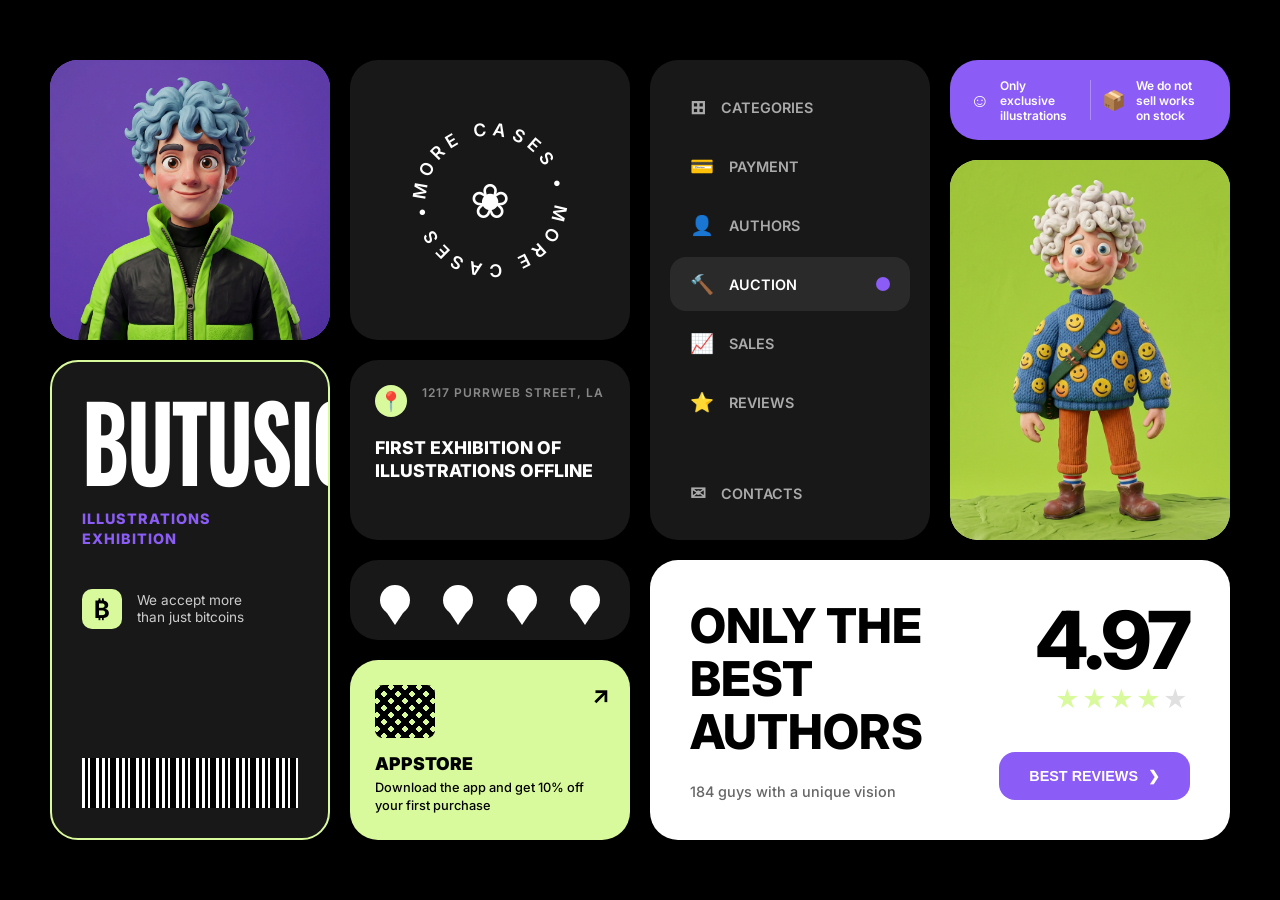
<file: A4_assignment/index.html>
<!DOCTYPE html>
<html lang="en">
<head>
  <meta charset="UTF-8">
  <meta name="viewport" content="width=device-width, initial-scale=1.0">
  <title>Bento Box Dashboard</title>
  <style>
    @import url('https://fonts.googleapis.com/css2?family=Inter:wght@400;600;800;900&family=Oswald:wght@700&display=swap');

    /* base styles */
    * { box-sizing: border-box; margin: 0; padding: 0; }
    
    body {
      background: #000;
      color: #fff;
      font-family: 'Inter', sans-serif;
      padding: 40px;
      min-height: 100vh;
      display: flex;
      justify-content: center;
      align-items: center;
    }

    /* utils */
    .flex-center {
      display: flex;
      justify-content: center;
      align-items: center;
    }

    /* main grid layout */
    .bento-grid {
      display: grid;
      grid-template-columns: repeat(4, 280px);
      grid-template-rows: repeat(8, 80px);
      gap: 20px;
      width: 100%;
      max-width: 1180px;
    }

    .card {
      background: #181818;
      border-radius: 28px;
      padding: 24px;
      position: relative;
      overflow: hidden;
      display: flex;
      flex-direction: column;
    }

    /* first column */
    .avatar-1 {
      grid-column: 1;
      grid-row: 1 / 4;
      background: #8B5CF6;
      padding: 0;
      align-items: flex-end;
    }
    .avatar-1 img {
      width: 100%;
      height: 100%;
      object-fit: cover;
      object-position: bottom;
    }

    .butusic-card {
      grid-column: 1;
      grid-row: 4 / 9;
      border: 2px solid #D9F99D;
      padding: 30px;
    }
    .butusic-title {
      font-family: 'Oswald', sans-serif;
      font-size: 5rem;
      font-weight: 700;
      line-height: 0.9;
      letter-spacing: -2px;
      text-transform: uppercase;
      transform: scaleY(1.3);
      transform-origin: top left;
      margin-bottom: 25px;
    }
    .butusic-subtitle {
      color: #8B5CF6;
      font-weight: 800;
      font-size: 0.9rem;
      line-height: 1.4;
      letter-spacing: 1px;
      text-transform: uppercase;
      margin-top: 20px;
    }
    .payment-info {
      display: flex;
      align-items: center;
      gap: 15px;
      margin-top: 40px;
    }
    .bitcoin-icon {
      background: #D9F99D;
      color: #000;
      width: 40px;
      height: 40px;
      border-radius: 10px;
      font-weight: bold;
      font-size: 1.5rem;
    }
    .payment-text {
      font-size: 0.85rem;
      color: #ccc;
      line-height: 1.3;
      max-width: 120px;
    }
    .barcode {
      position: absolute;
      bottom: 30px; left: 30px; right: 30px;
      height: 50px;
      background: repeating-linear-gradient(to right, #fff, #fff 3px, #000 3px, #000 6px, #fff 6px, #fff 8px, #000 8px, #000 14px, #fff 14px, #fff 17px, #000 17px, #000 20px);
    }

    /* second column */
    .circle-card {
      grid-column: 2;
      grid-row: 1 / 4;
    }
    .circle-text-wrapper {
      position: relative;
      width: 160px;
      height: 160px;
    }
    .flower-icon {
      font-size: 3rem;
      color: #fff;
    }
    .rotating-text {
      position: absolute;
      width: 100%; height: 100%;
      animation: rotate 10s linear infinite;
    }
    .rotating-text svg { width: 100%; height: 100%; }
    @keyframes rotate {
      100% { transform: rotate(360deg); }
    }

    .address-card {
      grid-column: 2;
      grid-row: 4 / 6;
      padding: 25px;
    }
    .address-header {
      display: flex;
      gap: 15px;
      align-items: flex-start;
    }
    .map-pin {
      display: inline-flex;
      background: #D9F99D;
      color: #000;
      width: 32px; height: 32px;
      border-radius: 50%;
      font-size: 1.2rem;
      margin-bottom: 20px;
    }
    .address-street {
      font-size: 0.75rem;
      color: #888;
      letter-spacing: 1px;
      margin-bottom: 15px;
      text-transform: uppercase;
      font-weight: 600;
    }
    .address-title {
      font-size: 1.1rem;
      font-weight: 800;
      line-height: 1.3;
      text-transform: uppercase;
    }

    .medals-card {
      grid-column: 2;
      grid-row: 6 / 7;
      flex-direction: row;
      justify-content: space-between;
      align-items: center;
      padding: 0 30px;
    }
    .medal {
      width: 30px; height: 30px;
      background: #fff;
      border-radius: 50%;
      position: relative;
    }
    .medal::after {
      content: '';
      position: absolute;
      top: 25px; left: 50%;
      transform: translateX(-50%);
      border-left: 10px solid transparent;
      border-right: 10px solid transparent;
      border-top: 15px solid #fff;
    }

    .appstore-card {
      grid-column: 2;
      grid-row: 7 / 9;
      background: #D9F99D;
      color: #000;
      padding: 25px;
    }
    .qr-placeholder {
      width: 60px; height: 60px;
      background: repeating-linear-gradient(45deg, #000 0, #000 5px, transparent 5px, transparent 10px),
                  repeating-linear-gradient(-45deg, #000 0, #000 5px, transparent 5px, transparent 10px);
      margin-bottom: 15px;
      border-radius: 8px;
    }
    .appstore-title {
      font-weight: 900;
      font-size: 1.1rem;
      margin-bottom: 5px;
    }
    .appstore-subtext {
      font-size: 0.8rem;
      line-height: 1.4;
      font-weight: 500;
    }
    .appstore-card .arrow {
      position: absolute;
      top: 20px; right: 20px;
      font-size: 1.5rem;
      font-weight: bold;
    }

    /* third column */
    .nav-card {
      grid-column: 3;
      grid-row: 1 / 6;
      gap: 5px;
      padding: 20px;
    }
    .nav-item {
      padding: 15px 20px;
      border-radius: 16px;
      font-weight: 600;
      color: #aaa;
      display: flex;
      align-items: center;
      gap: 15px;
      cursor: pointer;
      font-size: 0.9rem;
      transition: all 0.2s ease;
    }
    .nav-item:hover { color: #fff; }
    .nav-icon { font-size: 1.2rem; }
    .nav-item.active {
      background: #2a2a2a;
      color: #fff;
      position: relative;
    }
    .nav-item.active::after {
      content: '';
      position: absolute;
      right: 20px; top: 50%;
      transform: translateY(-50%);
      width: 14px; height: 14px;
      background: #8B5CF6;
      border-radius: 50%;
    }
    .mt-auto { margin-top: auto; }

    /* remaining cards */
    .banner-card {
      grid-column: 4;
      grid-row: 1 / 2;
      background: #8B5CF6;
      flex-direction: row;
      justify-content: space-between;
      align-items: center;
      font-size: 0.75rem;
      font-weight: 600;
      padding: 0 20px;
      gap: 10px;
    }
    .banner-card .divider {
      width: 1px; height: 40px;
      background: rgba(255,255,255,0.3);
    }
    .banner-section {
      display: flex;
      align-items: center;
      gap: 10px;
      width: 45%;
    }
    .banner-icon { font-size: 1.2rem; }

    .avatar-2 {
      grid-column: 4;
      grid-row: 2 / 6;
      background: #D9F99D;
      padding: 0;
      align-items: flex-end;
    }
    .avatar-2 img {
      width: 100%; height: 100%;
      object-fit: cover;
      object-position: bottom;
    }

    .authors-card {
      grid-column: 3 / 5;
      grid-row: 6 / 9;
      background: #fff;
      color: #000;
      flex-direction: row;
      justify-content: space-between;
      align-items: center;
      padding: 40px;
    }
    .authors-left {
      display: flex;
      flex-direction: column;
      justify-content: space-between;
      height: 100%;
    }
    .authors-left h2 {
      font-size: 3rem;
      font-weight: 800;
      line-height: 1.1;
      max-width: 300px;
      text-transform: uppercase;
    }
    .authors-left p {
      color: #666;
      font-size: 0.9rem;
      font-weight: 500;
    }
    .authors-right {
      display: flex;
      flex-direction: column;
      align-items: flex-end;
      justify-content: space-between;
      height: 100%;
    }
    .rating-container { text-align: right; }
    .rating {
      font-size: 5rem;
      font-weight: 800;
      line-height: 1;
      letter-spacing: -2px;
    }
    .stars {
      color: #D9F99D;
      font-size: 1.5rem;
      margin-top: 5px;
      letter-spacing: 2px;
    }
    .stars .grey-star { color: #e0e0e0; }

    .btn-purple {
      background: #8B5CF6;
      color: #fff;
      padding: 16px 30px;
      border-radius: 16px;
      border: none;
      font-weight: 700;
      font-size: 0.9rem;
      cursor: pointer;
      display: flex;
      align-items: center;
      gap: 10px;
      transition: opacity 0.2s;
    }
    .btn-purple:hover { opacity: 0.9; }
  </style>
</head>
<body>

  <div class="bento-grid">
    
    <div class="card avatar-1 flex-center">
      <img src="avatar1.png" alt="Avatar 1">
    </div>
    
    <div class="card butusic-card">
      <div class="butusic-title">BUTUSIC</div>
      <div class="butusic-subtitle">Illustrations<br>Exhibition</div>
      
      <div class="payment-info">
        <div class="bitcoin-icon flex-center">₿</div>
        <div class="payment-text">We accept more than just bitcoins</div>
      </div>

      <div class="barcode"></div>
    </div>

    <div class="card circle-card flex-center">
      <div class="circle-text-wrapper flex-center">
        <div class="flower-icon">❀</div>
        <div class="rotating-text">
          <svg viewBox="0 0 100 100">
            <path d="M 50, 50 m -40, 0 a 40,40 0 1,1 80,0 a 40,40 0 1,1 -80,0" id="circle-path" fill="none" />
            <text font-size="11" font-weight="600" fill="#fff" letter-spacing="3.5">
              <textPath href="#circle-path">MORE CASES • MORE CASES • MORE CASES • </textPath>
            </text>
          </svg>
        </div>
      </div>
    </div>
    
    <div class="card address-card">
      <div class="address-header">
        <div class="map-pin flex-center">📍</div>
        <div>
          <div class="address-street">1217 PURRWEB STREET, LA</div>
        </div>
      </div>
      <div class="address-title">FIRST EXHIBITION OF ILLUSTRATIONS OFFLINE</div>
    </div>
    
    <div class="card medals-card">
      <div class="medal"></div>
      <div class="medal"></div>
      <div class="medal"></div>
      <div class="medal"></div>
    </div>
    
    <div class="card appstore-card">
      <div class="arrow">↗</div>
      <div class="qr-placeholder"></div>
      <div class="appstore-title">APPSTORE</div>
      <div class="appstore-subtext">Download the app and get 10% off your first purchase</div>
    </div>

    <div class="card nav-card">
      <div class="nav-item">
        <span class="nav-icon">⊞</span> CATEGORIES
      </div>
      <div class="nav-item">
        <span class="nav-icon">💳</span> PAYMENT
      </div>
      <div class="nav-item">
        <span class="nav-icon">👤</span> AUTHORS
      </div>
      <div class="nav-item active">
        <span class="nav-icon">🔨</span> AUCTION
      </div>
      <div class="nav-item">
        <span class="nav-icon">📈</span> SALES
      </div>
      <div class="nav-item">
        <span class="nav-icon">⭐</span> REVIEWS
      </div>
      <div class="nav-item mt-auto">
        <span class="nav-icon">✉</span> CONTACTS
      </div>
    </div>

    <div class="card banner-card">
      <div class="banner-section">
        <span class="banner-icon">☺</span>
        <span>Only exclusive illustrations</span>
      </div>
      <div class="divider"></div>
      <div class="banner-section">
        <span class="banner-icon">📦</span>
        <span>We do not sell works on stock</span>
      </div>
    </div>
    
    <div class="card avatar-2 flex-center">
      <img src="avatar2.png" alt="Avatar 2">
    </div>

    <div class="card authors-card">
      <div class="authors-left">
        <h2>ONLY THE BEST AUTHORS</h2>
        <p>184 guys with a unique vision</p>
      </div>
      <div class="authors-right">
        <div class="rating-container">
          <div class="rating">4.97</div>
          <div class="stars">★★★★<span class="grey-star">★</span></div>
        </div>
        <button class="btn-purple">BEST REVIEWS <span>❯</span></button>
      </div>
    </div>

  </div>

</body>
</html>
</file>
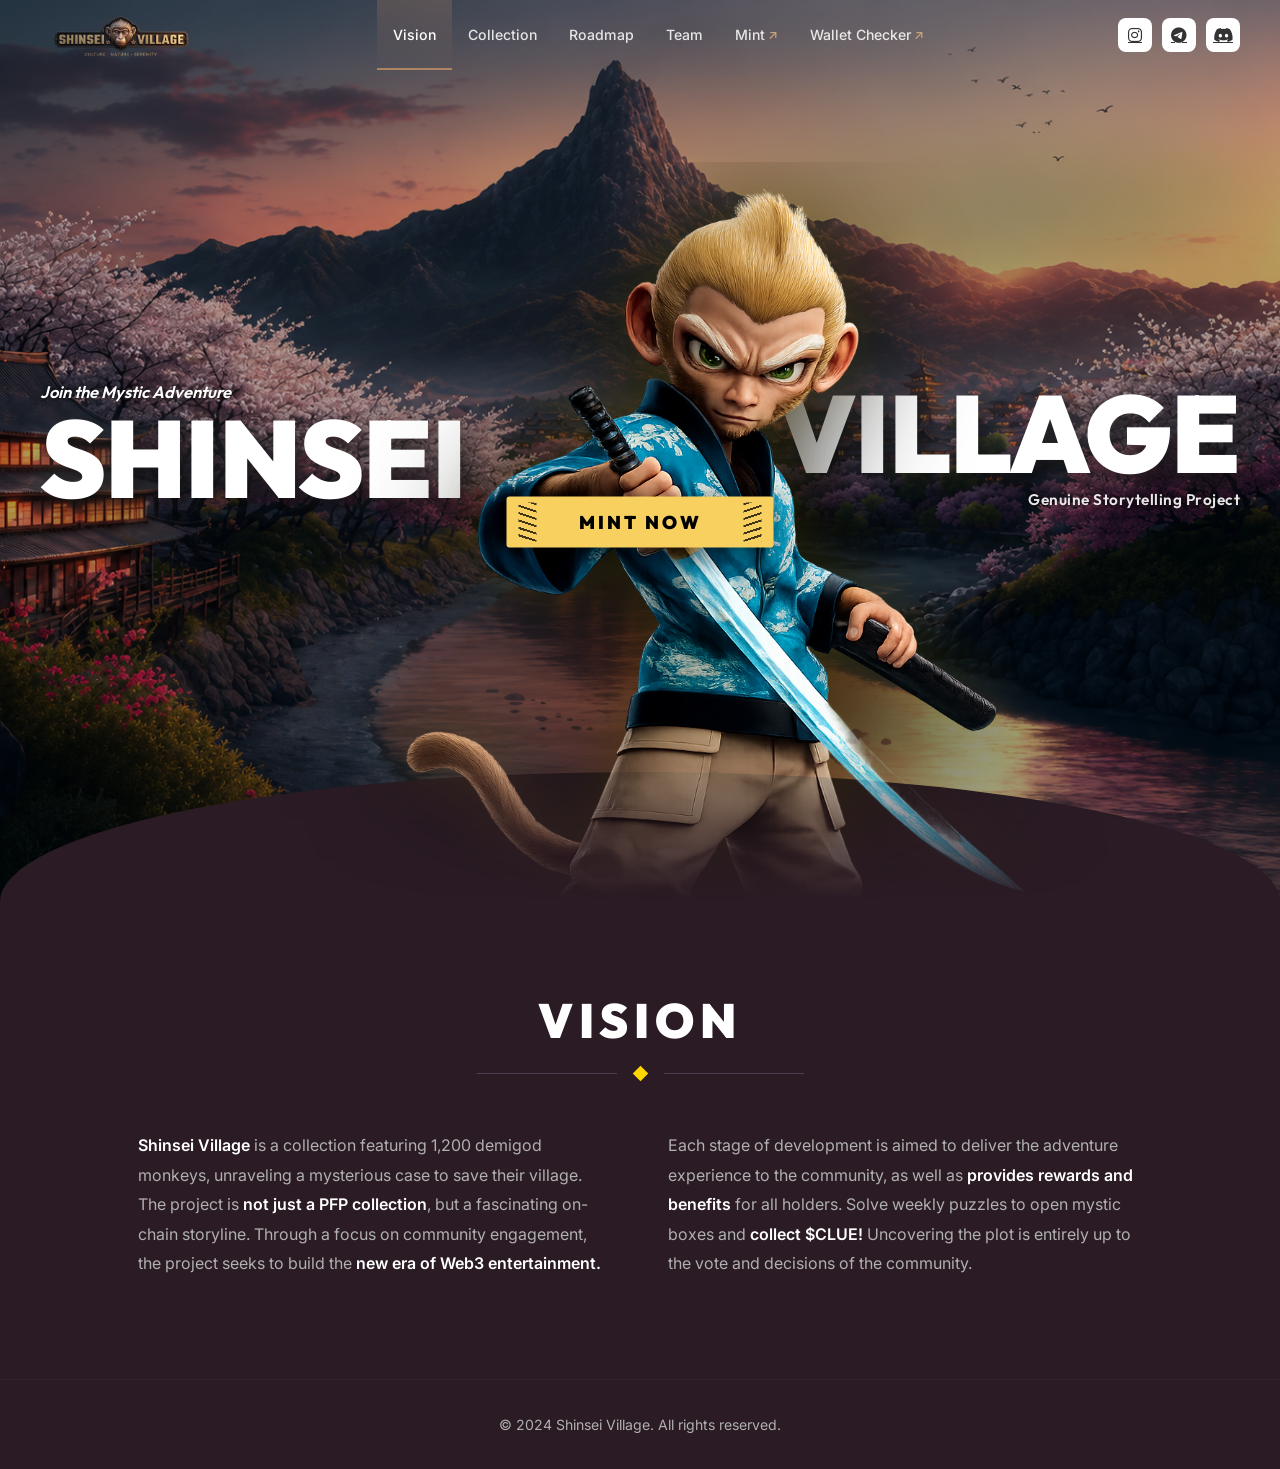
<file: MEDIUM/index.html>
<!DOCTYPE html>
<html lang="en">

<head>
    <meta charset="UTF-8">
    <meta name="viewport" content="width=device-width, initial-scale=1.0">
    <title>Shinsei Village | Genuine Storytelling Project</title>
    <link rel="stylesheet" href="style.css">
    <link rel="preconnect" href="https://fonts.googleapis.com">
    <link rel="preconnect" href="https://fonts.gstatic.com" crossorigin>
    <link
        href="https://fonts.googleapis.com/css2?family=Inter:wght@300;400;600;800&family=Outfit:wght@400;700;900&display=swap"
        rel="stylesheet">
    <link rel="stylesheet" href="https://cdnjs.cloudflare.com/ajax/libs/font-awesome/6.4.0/css/all.min.css">
</head>

<body>
    <header>
        <div class="header-container">
            <div class="logo">
                <img src="Gemini_Generated_Image_rus3kbrus3kbrus3-removebg-preview.png" alt="Shinsei Village Logo"
                    class="logo-img">
            </div>
            <nav>
                <ul>
                    <li><a href="#" class="active">Vision</a></li>
                    <li><a href="#">Collection</a></li>
                    <li><a href="#">Roadmap</a></li>
                    <li><a href="#">Team</a></li>
                    <li><a href="#">Mint <span class="nav-arrow">↗</span></a></li>
                    <li><a href="#">Wallet Checker <span class="nav-arrow">↗</span></a></li>
                </ul>
            </nav>
            <div class="social-links">
                <a href="#"><i class="fa-brands fa-instagram"></i></a>
                <a href="#"><i class="fa-brands fa-telegram"></i></a>
                <a href="#"><i class="fa-brands fa-discord"></i></a>
            </div>
        </div>
    </header>

    <main>
        <section class="hero">
            <div class="hero-bg"></div>
            <div class="hero-text-layer">
                <div class="text-left">
                    <p class="subtitle">Join the Mystic Adventure</p>
                    <h1 class="main-title">SHINSEI</h1>
                </div>
                <div class="text-right">
                    <h1 class="main-title">VILLAGE</h1>
                    <p class="tagline">Genuine Storytelling Project</p>
                </div>
            </div>
            <div class="cta-container">
                <button class="mint-btn">MINT NOW</button>
            </div>
            <div class="hero-character">
                <img src="monkey.png" alt="Shinsei Monkey">
            </div>
            <div class="curved-divider"></div>
        </section>

        <section class="vision-section">
            <div class="container">
                <h2 class="section-title">VISION</h2>
                <div class="divider">
                    <div class="line"></div>
                    <div class="diamond"></div>
                    <div class="line"></div>
                </div>
                <div class="vision-grid">
                    <div class="vision-text">
                        <p><strong>Shinsei Village</strong> is a collection featuring 1,200 demigod monkeys, unraveling
                            a mysterious case to save their village. The project is <strong>not just a PFP
                                collection</strong>, but a fascinating on-chain storyline. Through a focus on community
                            engagement, the project seeks to build the <strong>new era of Web3 entertainment.</strong>
                        </p>
                    </div>
                    <div class="vision-text">
                        <p>Each stage of development is aimed to deliver the adventure experience to the community, as
                            well as <strong>provides rewards and benefits</strong> for all holders. Solve weekly puzzles
                            to open mystic boxes and <strong>collect $CLUE!</strong> Uncovering the plot is entirely up
                            to the vote and decisions of the community.</p>
                    </div>
                </div>
            </div>
        </section>
    </main>

    <footer>
        <p>&copy; 2024 Shinsei Village. All rights reserved.</p>
    </footer>
</body>

</html>
</file>
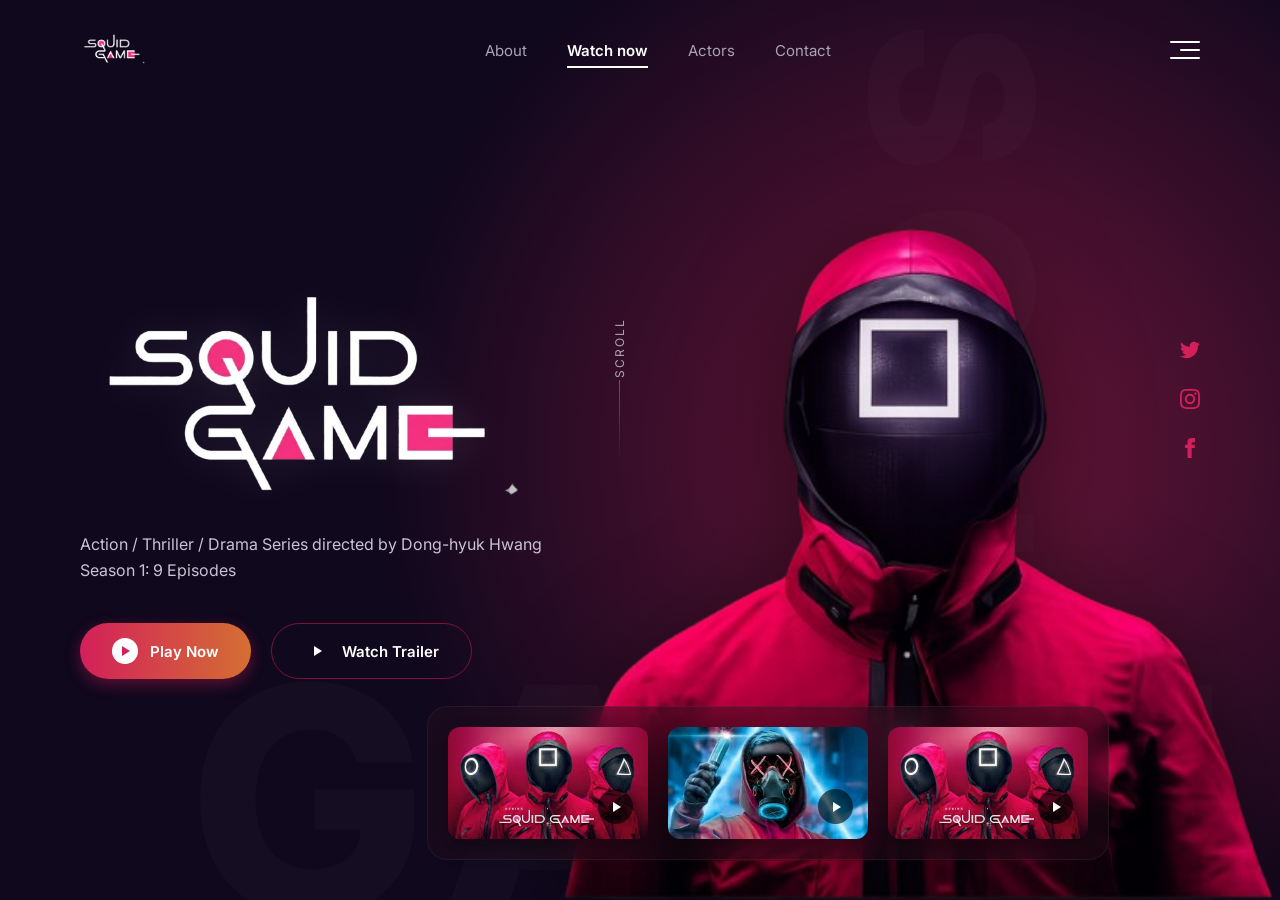
<file: SIMPLE/index.html>
<!DOCTYPE html>
<html lang="en">
<head>
    <meta charset="UTF-8">
    <meta name="viewport" content="width=device-width, initial-scale=1.0">
    <title>Squid Game Landing Page</title>
    <link rel="stylesheet" href="style.css">
</head>
<body>
    <div class="bg-text">
        <span class="squid">SQUID</span>
        <span class="game">GAME</span>
    </div>
    <nav>
        <div class="logo">
            <img src="./src/Gemini_Generated_Image_4f76p74f76p74f76-removebg-preview.png" alt="Squid Game">
        </div>
        <ul class="menu">
            <li><a href="#">About</a></li>
            <li><a href="#" class="active">Watch now</a></li>
            <li><a href="#">Actors</a></li>
            <li><a href="#">Contact</a></li>
        </ul>
        <div class="hamburger">
            <div class="bar"></div>
            <div class="bar-short"></div>
            <div class="bar"></div>
        </div>
    </nav>
    <main>
        <div class="content">
            <div class="left">
                <div class="hero-logo">
                    <img src="./src/Gemini_Generated_Image_4f76p74f76p74f76-removebg-preview.png" alt="Squid Game Logo">
                </div>
                <p class="desc">
                    Action / Thriller / Drama Series directed by Dong-hyuk Hwang<br>
                    Season 1: 9 Episodes
                </p>
                <div class="buttons">
                    <button class="btn play-now">
                        <span class="icon play-filled"></span> Play Now
                    </button>
                    <button class="btn watch-trailer">
                        <span class="icon play-outline"></span> Watch Trailer
                    </button>
                </div>
            </div>
            <div class="right">
                <div class="scroll-indicator">
                    <span class="scroll-text">SCROLL</span>
                    <span class="scroll-line"></span>
                </div>
                <div class="hero-image">
                    <img src="./src/guard.png" alt="Guard">
                </div>
                <div class="socials">
                    <a href="#"><svg viewBox="0 0 24 24"><path d="M24 4.557c-.883.392-1.832.656-2.828.775 1.017-.609 1.798-1.574 2.165-2.724-.951.564-2.005.974-3.127 1.195-.897-.957-2.178-1.555-3.594-1.555-3.179 0-5.515 2.966-4.797 6.045-4.091-.205-7.719-2.165-10.148-5.144-1.29 2.213-.669 5.108 1.523 6.574-.806-.026-1.566-.247-2.229-.616-.054 2.281 1.581 4.415 3.949 4.89-.693.188-1.452.232-2.224.084.626 1.956 2.444 3.379 4.6 3.419-2.07 1.623-4.678 2.348-7.29 2.04 2.179 1.397 4.768 2.212 7.548 2.212 9.142 0 14.307-7.721 13.995-14.646.962-.695 1.797-1.562 2.457-2.549z"/></svg></a>
                    <a href="#"><svg viewBox="0 0 24 24"><path d="M12 2.163c3.204 0 3.584.012 4.85.07 3.252.148 4.771 1.691 4.919 4.919.058 1.265.069 1.645.069 4.849 0 3.205-.012 3.584-.069 4.849-.149 3.225-1.664 4.771-4.919 4.919-1.266.058-1.644.07-4.85.07-3.204 0-3.584-.012-4.849-.07-3.26-.149-4.771-1.699-4.919-4.92-.058-1.265-.07-1.644-.07-4.849 0-3.204.013-3.583.07-4.849.149-3.227 1.664-4.771 4.919-4.919 1.266-.057 1.645-.069 4.849-.069zm0-2.163c-3.259 0-3.667.014-4.947.072-4.358.2-6.78 2.618-6.98 6.98-.059 1.281-.073 1.689-.073 4.948 0 3.259.014 3.668.072 4.948.2 4.358 2.618 6.78 6.98 6.98 1.281.058 1.689.072 4.948.072 3.259 0 3.668-.014 4.948-.072 4.354-.2 6.782-2.618 6.979-6.98.059-1.28.073-1.689.073-4.948 0-3.259-.014-3.667-.072-4.947-.196-4.354-2.617-6.78-6.979-6.98-1.281-.059-1.69-.073-4.949-.073zm0 5.838c-3.403 0-6.162 2.759-6.162 6.162s2.759 6.163 6.162 6.163 6.162-2.759 6.162-6.163c0-3.403-2.759-6.162-6.162-6.162zm0 10.162c-2.209 0-4-1.79-4-4s1.791-4 4-4 4 1.79 4 4-1.791 4-4 4zm6.406-11.845c-.796 0-1.441.645-1.441 1.44s.645 1.44 1.441 1.44c.795 0 1.439-.645 1.439-1.44s-.644-1.44-1.439-1.44z"/></svg></a>
                    <a href="#"><svg viewBox="0 0 24 24"><path d="M9 8h-3v4h3v12h5v-12h3.642l.358-4h-4v-1.667c0-.955.192-1.333 1.115-1.333h2.885v-5h-3.808c-3.596 0-5.192 1.583-5.192 4.615v3.385z"/></svg></a>
                </div>
            </div>
        </div>
    </main>
    <div class="cards-container">
        <div class="card">
            <img src="./src/one.jpg" alt="Episode 1">
            <div class="play-btn"></div>
        </div>
        <div class="card">
            <img src="./src/two.jpg" alt="Episode 2">
            <div class="play-btn"></div>
        </div>
        <div class="card">
            <img src="./src/one.jpg" alt="Episode 3">
            <div class="play-btn"></div>
        </div>
    </div>
    <script>
        const hamburger = document.querySelector('.hamburger');
        const menu = document.querySelector('.menu');
        const menuLinks = document.querySelectorAll('.menu a');

        // Toggle mobile menu
        hamburger.addEventListener('click', () => {
            menu.classList.toggle('mobile-show');
            hamburger.classList.toggle('active');
        });

        // Handle active state on click
        menuLinks.forEach(link => {
            link.addEventListener('click', (e) => {
                // Remove active class from all links
                menuLinks.forEach(l => l.classList.remove('active'));
                // Add active class to clicked link
                link.classList.add('active');
                
                // Close mobile menu if open
                if(menu.classList.contains('mobile-show')) {
                    menu.classList.remove('mobile-show');
                    hamburger.classList.remove('active');
                }
            });
        });
    </script>
</body>
</html>
</file>
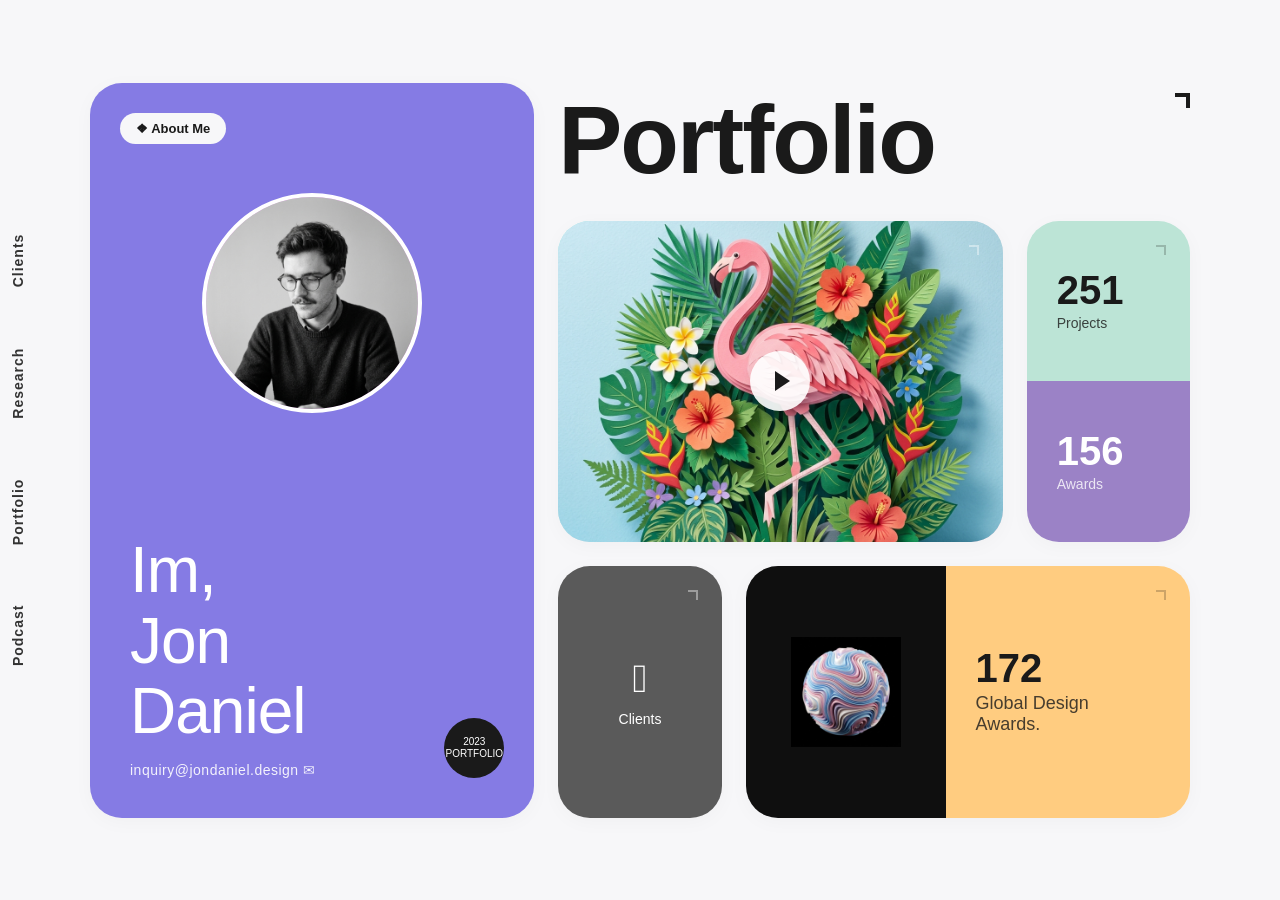
<file: A4_assignment/three_Desgin/index.html>
<!DOCTYPE html>
<html lang="en">
<head>
  <meta charset="UTF-8">
  <meta name="viewport" content="width=device-width, initial-scale=1.0">
  <title>Portfolio Bento Layout</title>
  <style>
    * {
      box-sizing: border-box;
      margin: 0;
      padding: 0;
    }

    body {
      background-color: #f7f7f9;
      color: #1a1a1a;
      font-family: 'Helvetica Neue', Arial, sans-serif;
      min-height: 100vh;
      display: flex;
      justify-content: center;
      align-items: center;
      padding: 50px;
    }

    /* wrapper to hold sidebar and grid */
    .main-wrapper {
      position: relative;
      width: 100%;
      max-width: 1100px;
    }

    .left-nav {
      position: absolute;
      left: -80px;
      top: 50%;
      transform: translateY(-50%);
      display: flex;
      flex-direction: column;
      gap: 60px;
    }

    .nav-item {
      writing-mode: vertical-rl;
      transform: rotate(180deg);
      font-weight: 600;
      font-size: 14px;
      letter-spacing: 1px;
      color: #333;
      cursor: pointer;
    }

    .grid-container {
      display: grid;
      grid-template-columns: repeat(12, 1fr);
      grid-template-rows: repeat(11, 45px);
      gap: 24px;
      width: 100%;
    }

    .box {
      border-radius: 32px;
      position: relative;
      overflow: hidden;
      box-shadow: 0 4px 20px rgba(0,0,0,0.03);
    }

    /* little border decoration in top right corner */
    .top-corner-mark {
      position: absolute;
      top: 24px;
      right: 24px;
      width: 10px;
      height: 10px;
      border-top: 2px solid rgba(0,0,0,0.2);
      border-right: 2px solid rgba(0,0,0,0.2);
      z-index: 10;
    }
    
    .top-corner-mark.white-mark {
      border-color: rgba(255, 255, 255, 0.4);
    }

    /* left profile column */
    .profile-box {
      grid-column: 1 / 6;
      grid-row: 1 / 12;
      background: #857be4;
      padding: 40px;
      display: flex;
      flex-direction: column;
      justify-content: flex-end;
      color: #fff;
    }

    .pill-btn {
      position: absolute;
      top: 30px;
      left: 30px;
      background: #f7f7f9;
      color: #1a1a1a;
      padding: 8px 16px;
      border-radius: 20px;
      font-size: 13px;
      font-weight: bold;
      display: flex;
      align-items: center;
      gap: 5px;
      z-index: 10;
    }

    .photo-circle {
      position: absolute;
      top: 15%;
      left: 50%;
      transform: translateX(-50%);
      width: 220px;
      height: 220px;
      background-color: #f6a5ff;
      border-radius: 50%;
      border: 4px solid #fff;
      display: flex;
      justify-content: center;
      align-items: center;
    }

    .big-name {
      font-size: 64px;
      line-height: 1.1;
      font-weight: 500;
      letter-spacing: -1px;
      margin-bottom: 15px;
    }

    .email-link {
      font-size: 14px;
      letter-spacing: 0.5px;
      display: flex;
      align-items: center;
      gap: 10px;
      opacity: 0.9;
    }

    .round-badge {
      position: absolute;
      bottom: 40px;
      right: 30px;
      width: 60px;
      height: 60px;
      background: #1a1a1a;
      border-radius: 50%;
      display: flex;
      justify-content: center;
      align-items: center;
      color: #fff;
      font-size: 10px;
      text-align: center;
      line-height: 1.2;
    }

    /* header area */
    .heading-section {
      grid-column: 6 / 13;
      grid-row: 1 / 3;
      display: flex;
      align-items: center;
      position: relative;
    }

    .page-title {
      font-size: 96px;
      font-weight: 900;
      letter-spacing: -2px;
      line-height: 1;
    }

    .large-corner {
      position: absolute;
      top: 10px;
      right: 0;
      width: 15px;
      height: 15px;
      border-top: 4px solid #1a1a1a;
      border-right: 4px solid #1a1a1a;
    }

    /* flamingo video box */
    .video-box {
      grid-column: 6 / 11;
      grid-row: 3 / 8;
      background: linear-gradient(135deg, #a8edea, #fed6e3);
      display: flex;
      justify-content: center;
      align-items: center;
    }

    .play-btn {
      position: absolute;
      width: 60px;
      height: 60px;
      background: rgba(255, 255, 255, 0.9);
      border-radius: 50%;
      display: flex;
      justify-content: center;
      align-items: center;
      box-shadow: 0 10px 20px rgba(0,0,0,0.1);
      cursor: pointer;
    }

    .play-icon {
      width: 0;
      height: 0;
      border-top: 10px solid transparent;
      border-bottom: 10px solid transparent;
      border-left: 15px solid #1a1a1a;
      margin-left: 5px;
    }

    .stats-box {
      grid-column: 11 / 13;
      grid-row: 3 / 8;
      display: flex;
      flex-direction: column;
    }

    .top-half, .bottom-half {
      flex: 1;
      display: flex;
      flex-direction: column;
      justify-content: center;
      padding: 30px;
    }

    .top-half {
      background: #bce4d6;
      color: #1a1a1a;
    }
    
    .bottom-half {
      background: #9b82c6;
      color: #fff;
    }

    .num {
      font-size: 40px;
      font-weight: 800;
      line-height: 1;
      margin-bottom: 5px;
    }
    
    .label {
      font-size: 14px;
      opacity: 0.8;
    }

    .client-box {
      grid-column: 6 / 8;
      grid-row: 8 / 12;
      background-color: #5a5a5a;
      color: white;
      display: flex;
      flex-direction: column;
      justify-content: center;
      align-items: center;
      gap: 10px;
    }

    .logo-icon {
      font-size: 40px;
    }

    /* bottom right awards */
    .awards-box {
      grid-column: 8 / 13;
      grid-row: 8 / 12;
      display: flex;
      flex-direction: row;
    }

    .dark-side {
      flex: 0 0 45%;
      background: #0f0f0f;
      display: flex;
      justify-content: center;
      align-items: center;
    }

    .orange-side {
      flex: 1;
      background-color: #ffcc80;
      padding: 30px;
      display: flex;
      flex-direction: column;
      justify-content: center;
    }
    
    /* image classes */
    .full-img {
      width: 100%;
      height: 100%;
      object-fit: cover;
    }
    
    .absolute-cover {
      position: absolute;
      width: 100%;
      height: 100%;
      object-fit: cover;
      z-index: 1;
    }
    
    .circle-clip {
      border-radius: 50%;
    }
    
    .contain-img {
      width: 110px;
      height: 110px;
      object-fit: contain;
    }
    
    .z-top {
      z-index: 2;
    }
  </style>
</head>
<body>

  <div class="main-wrapper">
    
    <!-- sidebar -->
    <div class="left-nav">
      <div class="nav-item">Clients</div>
      <div class="nav-item">Research</div>
      <div class="nav-item">Portfolio</div>
      <div class="nav-item">Podcast</div>
    </div>

    <!-- main grid -->
    <div class="grid-container">
      
      <!-- profile card -->
      <div class="box profile-box">
        <div class="pill-btn">❖ About Me</div>
        <div class="photo-circle">
          <img src="avatar.png" alt="Jon Daniel" class="full-img circle-clip">
        </div>
        <div class="big-name">Im,<br>Jon<br>Daniel</div>
        <div class="email-link">inquiry@jondaniel.design ✉</div>
        <div class="round-badge">2023<br>PORTFOLIO</div>
      </div>

      <div class="heading-section">
        <h1 class="page-title">Portfolio</h1>
        <div class="large-corner"></div>
      </div>

      <div class="box video-box">
        <img src="flamingo.png" alt="Flamingo Art" class="absolute-cover">
        <div class="top-corner-mark white-mark z-top"></div>
        <div class="play-btn z-top">
          <div class="play-icon"></div>
        </div>
      </div>

      <!-- stats column -->
      <div class="box stats-box">
        <div class="top-corner-mark"></div>
        <div class="top-half">
          <div class="num">251</div>
          <div class="label">Projects</div>
        </div>
        <div class="bottom-half">
          <div class="num">156</div>
          <div class="label">Awards</div>
        </div>
      </div>

      <div class="box client-box">
        <div class="top-corner-mark white-mark"></div>
        <div class="logo-icon"></div>
        <div style="font-size: 14px;">Clients</div>
      </div>

      <div class="box awards-box">
        <div class="top-corner-mark"></div>
        <div class="dark-side">
          <img src="sphere.png" alt="3D Sphere" class="contain-img">
        </div>
        <div class="orange-side">
          <div class="num">172</div>
          <div class="label" style="font-size: 18px; font-weight: 500;">Global Design<br>Awards.</div>
        </div>
      </div>

    </div>
  </div>

</body>
</html>
</file>
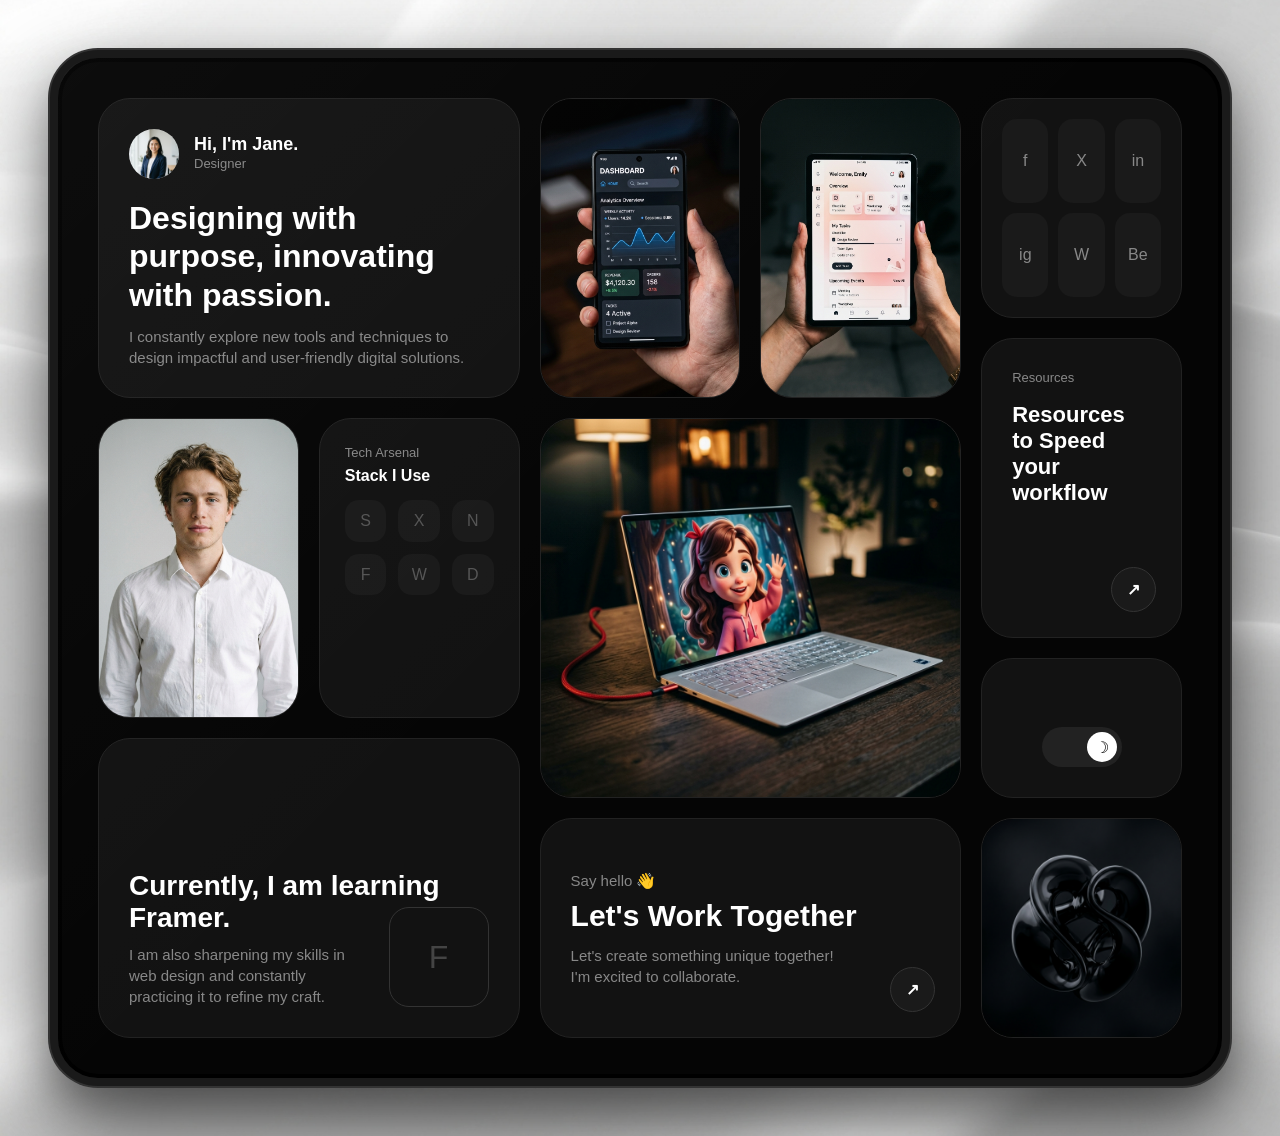
<file: A4_assignment/two_Desgin/index.html>
<!DOCTYPE html>
<html lang="en">
<head>
  <meta charset="UTF-8">
  <meta name="viewport" content="width=device-width, initial-scale=1.0">
  <title>My Portfolio</title>
  <style>
    * {
      box-sizing: border-box;
      margin: 0;
      padding: 0;
    }

    body {
      background: #f0f0f3 url('bg_waves.png') no-repeat center;
      background-size: cover;
      color: #fff;
      font-family: 'Segoe UI', Tahoma, Geneva, Verdana, sans-serif;
      min-height: 100vh;
      display: flex;
      justify-content: center;
      align-items: center;
      padding: 50px;
    }

    /* outer ipad wrapper */
    .ipad-mockup {
      background-color: #050505;
      padding: 40px;
      border-radius: 48px;
      border: 8px solid #1a1a1a;
      box-shadow: 0 0 0 2px #333, inset 0 0 0 4px #000, 0 40px 100px rgba(0,0,0,0.5), 0 20px 40px rgba(0,0,0,0.3);
      position: relative;
      width: 100%;
      max-width: 1250px;
    }

    /* screen glare */
    .ipad-mockup::after {
      content: '';
      position: absolute;
      top: 0; left: 0; right: 0; bottom: 0;
      border-radius: 38px;
      background: linear-gradient(135deg, rgba(255,255,255,0.03) 0%, transparent 50%);
      pointer-events: none;
    }

    .main-grid {
      display: grid;
      grid-template-columns: repeat(10, 1fr);
      grid-template-rows: repeat(12, 60px);
      gap: 20px;
      width: 100%;
    }

    .box {
      background: #121212;
      border-radius: 32px;
      padding: 30px;
      position: relative;
      overflow: hidden;
      border: 1px solid #222;
      display: flex;
      flex-direction: column;
    }

    /* no padding for image boxes */
    .img-box {
      padding: 0;
    }

    .profile-box {
      grid-column: 1 / 5;
      grid-row: 1 / 5;
    }

    .top-section {
      display: flex;
      align-items: center;
      gap: 15px;
      margin-bottom: 20px;
    }

    .avatar-img {
      width: 50px;
      height: 50px;
      border-radius: 50%;
      object-fit: cover;
    }

    .gray-text {
      color: #888;
      font-size: 15px;
      line-height: 1.4;
    }

    .big-heading {
      font-size: 32px;
      font-weight: 600;
      line-height: 1.2;
      margin-bottom: 12px;
    }

    .portrait {
      grid-column: 1 / 3;
      grid-row: 5 / 9;
    }
    
    .tech-stack {
      grid-column: 3 / 5;
      grid-row: 5 / 9;
      padding: 25px;
    }

    .icons-grid {
      display: grid;
      grid-template-columns: 1fr 1fr 1fr;
      gap: 12px;
      margin-top: 15px;
    }

    .icon-square {
      aspect-ratio: 1;
      background: #1a1a1a;
      border-radius: 14px;
      display: flex;
      align-items: center;
      justify-content: center;
      color: #555;
    }

    .framer-block {
      grid-column: 1 / 5;
      grid-row: 9 / 13;
      justify-content: flex-end;
    }

    .framer-block h2 {
      font-size: 28px;
      margin-bottom: 10px;
      z-index: 2;
      position: relative;
    }

    .framer-block p {
      max-width: 65%;
      z-index: 2;
      position: relative;
    }

    .framer-logo {
      position: absolute;
      right: 30px;
      bottom: 30px;
      width: 100px;
      height: 100px;
      border: 1px solid #333;
      border-radius: 20px;
      display: flex;
      align-items: center;
      justify-content: center;
      color: #444;
      font-size: 32px;
    }

    /* middle stuff */
    .phone-pic { grid-column: 5 / 7; grid-row: 1 / 5; }
    .tablet-pic { grid-column: 7 / 9; grid-row: 1 / 5; }
    
    .laptop-pic {
      grid-column: 5 / 9;
      grid-row: 5 / 10;
    }

    .collab-box {
      grid-column: 5 / 9;
      grid-row: 10 / 13;
      justify-content: center;
    }

    .collab-box h2 {
      font-size: 30px;
      margin: 8px 0 12px 0;
    }

    .socials {
      grid-column: 9 / 11;
      grid-row: 1 / 4;
      padding: 20px;
      display: grid;
      grid-template-columns: repeat(3, 1fr);
      gap: 10px;
    }

    .s-btn {
      background: #1a1a1a;
      border-radius: 15px;
      display: flex;
      align-items: center;
      justify-content: center;
      color: #888;
    }

    .resources {
      grid-column: 9 / 11;
      grid-row: 4 / 8;
    }

    .resources h3 {
      font-size: 22px;
      margin-top: 15px;
    }

    .dark-mode-toggle {
      grid-column: 9 / 11;
      grid-row: 8 / 10;
      display: flex;
      align-items: center;
      justify-content: flex-end;
    }

    .toggle-bg {
      width: 80px;
      height: 40px;
      background: #222;
      border-radius: 40px;
      position: relative;
    }

    .toggle-circle {
      position: absolute;
      top: 5px;
      right: 5px;
      width: 30px;
      height: 30px;
      background: #fff;
      border-radius: 50%;
      display: flex;
      align-items: center;
      justify-content: center;
      color: #000;
    }

    .shape-img {
      grid-column: 9 / 11;
      grid-row: 10 / 13;
    }

    .arrow-btn {
      position: absolute;
      bottom: 25px;
      right: 25px;
      width: 45px;
      height: 45px;
      background: #1a1a1a;
      border: 1px solid #333;
      border-radius: 50%;
      display: flex;
      align-items: center;
      justify-content: center;
      font-weight: bold;
      cursor: pointer;
    }

    .arrow-btn:hover {
      background: #333;
      color: #fff;
    }

    /* image fit utility */
    .cover-img {
      width: 100%;
      height: 100%;
      object-fit: cover;
    }
  </style>
</head>
<body>

  <div class="ipad-mockup">
    <div class="main-grid">
      
      <!-- bio section -->
      <div class="box profile-box">
        <div class="top-section">
          <img src="avatar.png" alt="Avatar" class="avatar-img">
          <div>
            <div style="font-weight: bold; font-size: 18px;">Hi, I'm Jane.</div>
            <div class="gray-text" style="font-size: 13px;">Designer</div>
          </div>
        </div>
        <div class="big-heading">Designing with purpose, innovating with passion.</div>
        <div class="gray-text">I constantly explore new tools and techniques to design impactful and user-friendly digital solutions.</div>
      </div>

      <div class="box img-box portrait">
        <img src="portrait.png" alt="Portrait" class="cover-img">
      </div>

      <!-- stack -->
      <div class="box tech-stack">
        <div class="gray-text" style="font-size: 13px;">Tech Arsenal</div>
        <div style="font-weight: bold; margin-top: 5px;">Stack I Use</div>
        <div class="icons-grid">
          <div class="icon-square">S</div>
          <div class="icon-square">X</div>
          <div class="icon-square">N</div>
          <div class="icon-square">F</div>
          <div class="icon-square">W</div>
          <div class="icon-square">D</div>
        </div>
      </div>

      <div class="box framer-block">
        <h2>Currently, I am learning Framer.</h2>
        <p class="gray-text">I am also sharpening my skills in web design and constantly practicing it to refine my craft.</p>
        <div class="framer-logo">F</div>
      </div>

      <!-- center images -->
      <div class="box img-box phone-pic">
        <img src="phone.png" alt="Phone" class="cover-img">
      </div>
      
      <div class="box img-box tablet-pic">
        <img src="tablet.png" alt="Tablet" class="cover-img">
      </div>

      <div class="box img-box laptop-pic">
        <img src="laptop.png" alt="Laptop render" class="cover-img">
      </div>

      <!-- work together -->
      <div class="box collab-box">
        <div class="gray-text">Say hello 👋</div>
        <h2>Let's Work Together</h2>
        <div class="gray-text" style="max-width: 75%;">Let's create something unique together! I'm excited to collaborate.</div>
        <div class="arrow-btn">↗</div>
      </div>

      <!-- right side -->
      <div class="box socials">
        <div class="s-btn">f</div>
        <div class="s-btn">X</div>
        <div class="s-btn">in</div>
        <div class="s-btn">ig</div>
        <div class="s-btn">W</div>
        <div class="s-btn">Be</div>
      </div>

      <div class="box resources">
        <div class="gray-text" style="font-size: 13px;">Resources</div>
        <h3>Resources to Speed your workflow</h3>
        <div class="arrow-btn">↗</div>
      </div>

      <div class="box dark-mode-toggle">
        <div class="toggle-bg">
          <div class="toggle-circle">☽</div>
        </div>
      </div>

      <div class="box img-box shape-img">
        <img src="abstract.png" alt="Shape" class="cover-img">
      </div>

    </div>
  </div>

</body>
</html>
</file>
<file: MEDIUM/style.css>
:root {
    --primary-color: #ffd700;
    --bg-dark: #2a1b24;
    --text-white: #ffffff;
    --text-gray: #b0b0b0;
    --font-heading: 'Outfit', sans-serif;
    --font-body: 'Inter', sans-serif;
}

* {
    margin: 0;
    padding: 0;
    box-sizing: border-box;
}

body {
    background-color: var(--bg-dark);
    color: var(--text-white);
    font-family: var(--font-body);
    overflow-x: hidden;
}

/* ── Header ── */
header {
    position: absolute;
    top: 0;
    left: 0;
    width: 100%;
    z-index: 100;
}

.header-container {
    max-width: 1400px;
    margin: 0 auto;
    padding: 0 40px;
    display: flex;
    justify-content: space-between;
    align-items: center;
    height: 70px;
}

.logo {
    display: flex;
    align-items: center;
    gap: 10px;
    font-family: var(--font-heading);
    font-weight: 900;
    font-size: 1.2rem;
    letter-spacing: 1px;
    flex-shrink: 0;
}

.logo-img {
    height: 56px;
    width: auto;
    object-fit: contain;
}

/* Nav */
nav ul {
    display: flex;
    list-style: none;
    gap: 0;
    height: 70px;
    align-items: center;
}

nav ul li {
    height: 100%;
    display: flex;
    align-items: center;
}

nav ul li a {
    text-decoration: none;
    color: var(--text-white);
    font-size: 0.88rem;
    font-weight: 500;
    font-family: var(--font-body);
    opacity: 0.85;
    padding: 0 16px;
    height: 100%;
    display: flex;
    align-items: center;
    border-bottom: 2px solid transparent;
    transition: opacity 0.25s, border-color 0.25s;
}

nav ul li a:hover {
    opacity: 1;
}

nav ul li a.active {
    opacity: 1;
    border-bottom-color: rgba(200, 150, 100, 0.7);
    background: linear-gradient(to bottom, rgba(180, 130, 100, 0.25) 0%, transparent 100%);
}

.nav-arrow {
    color: #e0b080;
    margin-left: 3px;
    font-size: 0.8rem;
}

/* Social icons */
.social-links {
    display: flex;
    gap: 10px;
    flex-shrink: 0;
}

.social-links a {
    color: #333;
    font-size: 1rem;
    background: #ffffff;
    width: 34px;
    height: 34px;
    display: flex;
    align-items: center;
    justify-content: center;
    border-radius: 8px;
    transition: background 0.3s, transform 0.2s;
}

.social-links a:hover {
    background: rgba(255, 255, 255, 0.85);
    transform: translateY(-2px);
}

/* ── Hero ── */
.hero {
    position: relative;
    height: 100vh;
    min-height: 700px;
    max-height: 960px;
    overflow: hidden;
}

.hero-bg {
    position: absolute;
    inset: 0;
    background-image:
        linear-gradient(rgba(0,0,0,0.25), rgba(0,0,0,0.35)),
        url('background.png');
    background-size: cover;
    background-position: center top;
    z-index: 0;
}

/* ── Text layer: split SHINSEI | gap | VILLAGE ── */
.hero-text-layer {
    position: absolute;
    top: 50%;
    left: 50%;
    transform: translate(-50%, -54%);
    width: 100%;
    max-width: 1300px;
    padding: 0 40px;
    display: flex;
    justify-content: space-between;
    align-items: flex-start;
    z-index: 2;
    pointer-events: none;
}

.text-left {
    text-align: left;
    flex: 0 0 auto;
}

.text-right {
    text-align: right;
    flex: 0 0 auto;
}

.subtitle {
    font-family: var(--font-heading);
    font-size: clamp(0.9rem, 1.3vw, 1.2rem);
    font-style: italic;
    font-weight: 600;
    margin-bottom: 4px;
    text-shadow: 1px 1px 6px rgba(0,0,0,0.9);
    color: #fff;
}

.main-title {
    font-family: var(--font-heading);
    font-size: clamp(60px, 8.5vw, 130px);
    font-weight: 900;
    letter-spacing: -1px;
    line-height: 0.95;
    color: #fff;
    text-shadow:
        0 0 40px rgba(255,255,255,0.15),
        8px 8px 24px rgba(0,0,0,0.85);
}

.tagline {
    font-family: var(--font-heading);
    font-size: clamp(0.85rem, 1.2vw, 1.2rem);
    font-weight: 600;
    letter-spacing: 0.5px;
    margin-top: 6px;
    color: rgba(255, 255, 255, 0.9);
    text-shadow: 1px 1px 6px rgba(0,0,0,0.9);
}

/* ── MINT NOW button ── */
.cta-container {
    position: absolute;
    /* Sits just below the title text, above the character's hands */
    top: 58%;
    left: 50%;
    transform: translate(-50%, -50%);
    z-index: 10;
}

.mint-btn {
    background-color: #f7d060;
    color: #000;
    border: none;
    padding: 14px 72px;
    font-family: var(--font-heading);
    font-weight: 900;
    font-size: 1.15rem;
    letter-spacing: 3px;
    cursor: pointer;
    position: relative;
    transition: transform 0.3s ease, box-shadow 0.3s ease;
    box-shadow: 0 8px 28px rgba(0,0,0,0.55);
    border-radius: 3px;
}

/* Diagonal stripe accents on button sides */
.mint-btn::before {
    content: '';
    position: absolute;
    top: 12%;
    left: 12px;
    width: 18px;
    height: 76%;
    background-image: repeating-linear-gradient(
        18deg,
        transparent, transparent 5px,
        #000 5px, #000 7px
    );
    opacity: 0.75;
}

.mint-btn::after {
    content: '';
    position: absolute;
    top: 12%;
    right: 12px;
    width: 18px;
    height: 76%;
    background-image: repeating-linear-gradient(
        -18deg,
        transparent, transparent 5px,
        #000 5px, #000 7px
    );
    opacity: 0.75;
}

.mint-btn:hover {
    transform: scale(1.05);
    box-shadow: 0 14px 38px rgba(247, 208, 96, 0.45), inset 0 0 12px rgba(255,255,255,0.3);
}

/* ── Character ── */
.hero-character {
    position: absolute;
    bottom: 0;          /* sits on the curved divider */
    left: 50%;
    transform: translateX(-50%);
    /* Height: tall enough that head is above the MINT button */
    height: 82vh;
    width: auto;
    z-index: 5;
    pointer-events: none;
    display: flex;
    align-items: flex-end;
}

.hero-character img {
    height: 100%;
    width: auto;
    object-fit: contain;
    filter:
        drop-shadow(0 0 30px rgba(255, 215, 0, 0.15))
        drop-shadow(0 20px 60px rgba(0,0,0,0.9));
    /* Fade legs into the curved divider */
    -webkit-mask-image: linear-gradient(to bottom, black 78%, transparent 100%);
    mask-image: linear-gradient(to bottom, black 78%, transparent 100%);
}

/* ── Curved divider (dark half-ellipse at bottom of hero) ── */
.curved-divider {
    position: absolute;
    bottom: -2px;
    left: 0;
    width: 100%;
    height: 130px;
    background-color: var(--bg-dark);
    border-radius: 50% 50% 0 0 / 100% 100% 0 0;
    z-index: 4;      /* above bg, below character (z=5) */
}

/* ── Vision Section ── */
.vision-section {
    padding: 90px 0 100px;
    position: relative;
    z-index: 5;
    background-color: var(--bg-dark);
}

.container {
    max-width: 1100px;
    margin: 0 auto;
    padding: 0 48px;
    text-align: center;
}

.section-title {
    font-family: var(--font-heading);
    font-size: 3rem;
    font-weight: 900;
    letter-spacing: 6px;
    margin-bottom: 18px;
}

.divider {
    display: flex;
    align-items: center;
    justify-content: center;
    gap: 18px;
    margin-bottom: 52px;
}

.line {
    height: 1px;
    width: 140px;
    background-color: #4a4050;
}

.diamond {
    width: 11px;
    height: 11px;
    background-color: var(--primary-color);
    transform: rotate(45deg);
}

.vision-grid {
    display: grid;
    grid-template-columns: 1fr 1fr;
    gap: 56px;
    text-align: left;
}

.vision-text p {
    font-size: 1rem;
    line-height: 1.85;
    color: var(--text-gray);
}

.vision-text strong {
    color: var(--text-white);
    font-weight: 600;
}

/* ── Footer ── */
footer {
    padding: 36px 40px;
    text-align: center;
    border-top: 1px solid #342030;
    color: var(--text-gray);
    font-size: 0.88rem;
}

/* ── Responsive ── */
@media (max-width: 1100px) {
    .hero-text-layer {
        padding: 0 24px;
    }
    .main-title {
        font-size: clamp(52px, 7.5vw, 110px);
    }
}

@media (max-width: 768px) {
    .header-container {
        height: auto;
        padding: 14px 20px;
        flex-wrap: wrap;
        gap: 12px;
    }
    nav ul {
        height: auto;
        flex-wrap: wrap;
        gap: 4px;
        justify-content: center;
    }
    nav ul li {
        height: auto;
    }
    nav ul li a {
        height: auto;
        padding: 6px 10px;
        font-size: 0.82rem;
    }
    .hero-text-layer {
        top: 44%;
        padding: 0 16px;
    }
    .main-title {
        font-size: clamp(38px, 10vw, 72px);
    }
    .cta-container {
        top: 60%;
    }
    .hero-character {
        height: 70vh;
    }
    .vision-grid {
        grid-template-columns: 1fr;
        gap: 32px;
    }
    .container {
        padding: 0 24px;
    }
}

@media (max-width: 480px) {
    .main-title {
        font-size: clamp(30px, 11vw, 52px);
    }
    .mint-btn {
        padding: 12px 48px;
        font-size: 1rem;
    }
    .hero-character {
        height: 60vh;
    }
}
</file>
<file: SIMPLE/style.css>
@import url('https://fonts.googleapis.com/css2?family=Inter:wght@400;500;600;700&display=swap');

* {
    margin: 0;
    padding: 0;
    box-sizing: border-box;
    font-family: 'Inter', sans-serif;
}

body {
    background-color: #10081d;
    background-image: radial-gradient(circle at 75% 50%, #6d153a 0%, #10081d 55%);
    color: #fff;
    min-height: 100vh;
    overflow-x: hidden;
    position: relative;
}

.bg-text {
    position: absolute;
    top: 0;
    left: 0;
    width: 100%;
    height: 100%;
    z-index: -1;
    pointer-events: none;
    overflow: hidden;
}

.bg-text .squid {
    position: absolute;
    right: -100px;
    top: 50%;
    transform: translateY(-50%) rotate(90deg);
    font-size: 25vh;
    font-weight: 800;
    color: rgba(255, 255, 255, 0.02);
    letter-spacing: 2rem;
    white-space: nowrap;
}

.bg-text .game {
    position: absolute;
    bottom: -10vh;
    left: 15%;
    font-size: 35vh;
    font-weight: 800;
    color: rgba(255, 255, 255, 0.02);
    letter-spacing: 2rem;
    white-space: nowrap;
}

nav {
    display: flex;
    justify-content: space-between;
    align-items: center;
    padding: 30px 80px;
    height: 100px;
}

.logo img {
    height: 35px;
    object-fit: contain;
}

.menu {
    display: flex;
    list-style: none;
    gap: 40px;
}

.menu a {
    text-decoration: none;
    color: #a8a3b5;
    font-size: 15px;
    transition: color 0.3s;
}

.menu a:hover, .menu a.active {
    color: #fff;
    font-weight: 600;
}

.menu a.active {
    position: relative;
}

.menu a.active::after {
    content: '';
    position: absolute;
    bottom: -8px;
    left: 0;
    width: 100%;
    height: 2px;
    background-color: #fff;
}

.hamburger {
    display: flex;
    flex-direction: column;
    gap: 6px;
    cursor: pointer;
}

.bar, .bar-short {
    height: 2px;
    background-color: #fff;
    border-radius: 2px;
}

.bar { width: 30px; transition: 0.3s; }
.bar-short { width: 20px; align-self: flex-end; transition: 0.3s; }

.hamburger.active .bar:nth-child(1) {
    transform: translateY(8px) rotate(45deg);
}
.hamburger.active .bar-short {
    opacity: 0;
}
.hamburger.active .bar:nth-child(3) {
    transform: translateY(-8px) rotate(-45deg);
}

.content {
    display: flex;
    padding: 0 80px;
    min-height: calc(100vh - 100px);
    position: relative;
    z-index: 2;
}

.left {
    flex: 1;
    display: flex;
    flex-direction: column;
    justify-content: center;
    padding-top: 50px;
    padding-bottom: 100px; /* Space for absolute cards on desktop */
}

.hero-logo img {
    width: clamp(300px, 40vw, 450px);
    margin-bottom: 20px;
    filter: drop-shadow(0 0 20px rgba(255, 255, 255, 0.1));
}

.desc {
    color: #c9c3d4;
    line-height: 1.6;
    margin-bottom: 40px;
    font-size: 16px;
    max-width: 500px;
}

.buttons {
    display: flex;
    gap: 20px;
}

.btn {
    padding: 14px 32px;
    border-radius: 30px;
    border: none;
    font-weight: 600;
    font-size: 15px;
    cursor: pointer;
    display: flex;
    align-items: center;
    gap: 12px;
    transition: transform 0.3s;
}

.btn:hover {
    transform: translateY(-3px);
}

.play-now {
    background: linear-gradient(90deg, #d3205a, #d46f32);
    color: #fff;
    box-shadow: 0 5px 15px rgba(211, 32, 90, 0.4);
}

.watch-trailer {
    background: transparent;
    border: 1px solid #7d113a;
    color: #fff;
}

.icon {
    display: inline-flex;
    justify-content: center;
    align-items: center;
    width: 26px;
    height: 26px;
    border-radius: 50%;
    background-color: #fff;
    position: relative;
}

.play-outline {
    background-color: transparent;
}

.play-now .icon::after {
    content: '';
    position: absolute;
    top: 50%;
    left: 55%;
    transform: translate(-50%, -50%);
    border-left: 8px solid #d3205a;
    border-top: 5px solid transparent;
    border-bottom: 5px solid transparent;
}

.watch-trailer .icon::after {
    content: '';
    position: absolute;
    top: 50%;
    left: 55%;
    transform: translate(-50%, -50%);
    border-left: 8px solid #fff;
    border-top: 5px solid transparent;
    border-bottom: 5px solid transparent;
}

.right {
    flex: 1.2;
    position: relative;
    display: flex;
    justify-content: center;
    align-items: flex-end;
}

.hero-image {
    height: 90%;
    width: 100%;
    display: flex;
    justify-content: center;
    align-items: flex-end;
}

.hero-image img {
    height: 100%;
    object-fit: contain;
    filter: drop-shadow(0 20px 50px rgba(0,0,0,0.5));
}

.scroll-indicator {
    position: absolute;
    left: 0;
    top: 30%;
    display: flex;
    flex-direction: column;
    align-items: center;
    gap: 25px;
}

.scroll-text {
    transform: rotate(-90deg);
    color: #a8a3b5;
    font-size: 12px;
    letter-spacing: 2px;
}

.scroll-line {
    width: 1px;
    height: 80px;
    background: linear-gradient(to bottom, #d3205a, transparent);
}

.socials {
    position: absolute;
    right: 0;
    top: 30%;
    display: flex;
    flex-direction: column;
    gap: 25px;
}

.socials svg {
    width: 20px;
    height: 20px;
    fill: #d3205a;
    cursor: pointer;
    transition: fill 0.3s;
}

.socials svg:hover {
    fill: #fff;
}

.cards-container {
    position: absolute;
    bottom: 40px;
    left: 60%;
    transform: translateX(-50%);
    display: flex;
    gap: 20px;
    background: rgba(40, 15, 30, 0.4);
    backdrop-filter: blur(15px);
    border: 1px solid rgba(255, 255, 255, 0.05);
    padding: 20px;
    border-radius: 20px;
    z-index: 10;
    width: max-content;
    max-width: 90vw;
}

.card {
    width: clamp(200px, 15vw, 260px);
    aspect-ratio: 16/9;
    border-radius: 12px;
    overflow: hidden;
    position: relative;
    cursor: pointer;
    box-shadow: 0 10px 20px rgba(0,0,0,0.3);
}

.card img {
    width: 100%;
    height: 100%;
    object-fit: cover;
    transition: transform 0.5s;
}

.card:hover img {
    transform: scale(1.05);
}

.card .play-btn {
    position: absolute;
    bottom: 15px;
    right: 15px;
    width: 35px;
    height: 35px;
    background-color: rgba(0, 0, 0, 0.6);
    border-radius: 50%;
    display: flex;
    justify-content: center;
    align-items: center;
    transition: background-color 0.3s;
}

.card:hover .play-btn {
    background-color: rgba(211, 32, 90, 0.9);
}

.card .play-btn::after {
    content: '';
    border-left: 8px solid #fff;
    border-top: 5px solid transparent;
    border-bottom: 5px solid transparent;
    margin-left: 3px;
}
/* Responsiveness */
@media (max-width: 1024px) {
    nav {
        padding: 30px 40px;
    }
    .content {
        padding: 0 40px;
    }
    .hero-logo img {
        width: 350px;
    }
    .bg-text .squid {
        font-size: 15vh;
    }
    .bg-text .game {
        font-size: 20vh;
    }
}

@media (max-width: 900px) {
    body {
        overflow-y: auto;
        height: auto;
    }
    nav {
        padding: 20px 40px;
        height: auto;
    }
    .content {
        flex-direction: column;
        height: auto;
        padding: 40px 20px;
        text-align: center;
        min-height: auto;
    }
    .left {
        padding-top: 0;
        padding-bottom: 20px;
        align-items: center;
    }
    .hero-logo img {
        width: 80%;
        max-width: 400px;
        margin: 0 auto 20px;
    }
    .desc {
        margin-left: auto;
        margin-right: auto;
        max-width: 100%;
    }
    .buttons {
        justify-content: center;
    }
    .right {
        height: auto;
        margin-top: 20px;
        justify-content: center;
    }
    .hero-image {
        height: 400px;
        margin-right: 0;
    }
    .hero-image img {
        height: 100%;
    }
    .scroll-indicator, .socials, .bg-text {
        display: none;
    }
    .cards-container {
        position: relative;
        bottom: 0;
        left: 0;
        transform: none;
        margin: 40px 40px 40px auto;
        width: 100%;
        max-width: 100%;
        overflow-x: auto;
        justify-content: flex-start;
        padding: 20px;
        background: rgba(20, 10, 20, 0.8);
    }
    .menu.mobile-show {
        display: flex;
        flex-direction: column;
        position: fixed;
        top: 0;
        left: 0;
        width: 100%;
        height: 100vh;
        background: rgba(16, 8, 29, 0.95);
        backdrop-filter: blur(20px);
        justify-content: center;
        align-items: center;
        z-index: 1000;
        gap: 30px;
    }
    .menu.mobile-show a {
        font-size: 24px;
    }
    .hamburger {
        z-index: 1001;
    }
    .card {
        flex: 0 0 220px;
        width: 220px;
    }
}

@media (max-width: 650px) {
    .buttons {
        flex-direction: column;
        width: 100%;
        max-width: 300px;
        margin: 0 auto;
    }
    .btn {
        width: 100%;
        justify-content: center;
    }
}

@media (max-width: 480px) {
    .hero-logo img {
        width: 100%;
    }
    .card {
        flex: 0 0 180px;
        width: 180px;
    }
}
</file>
